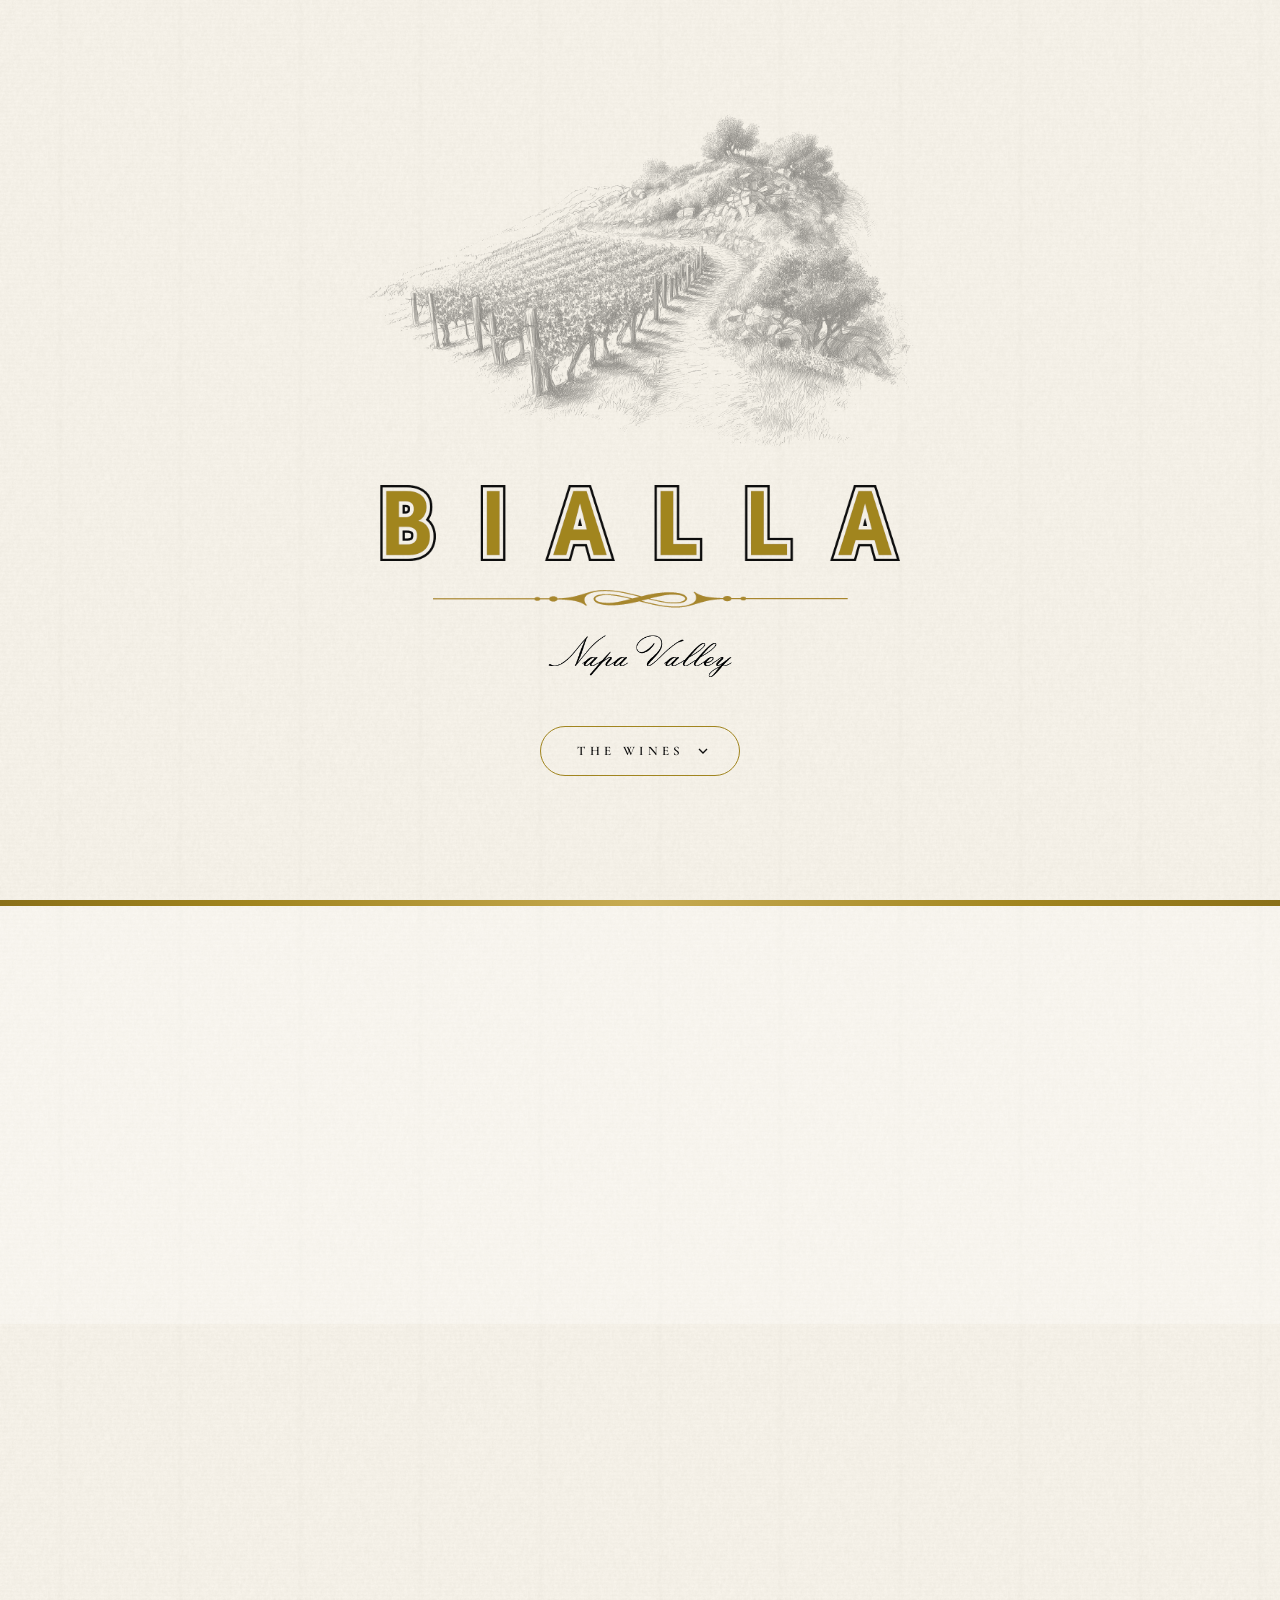
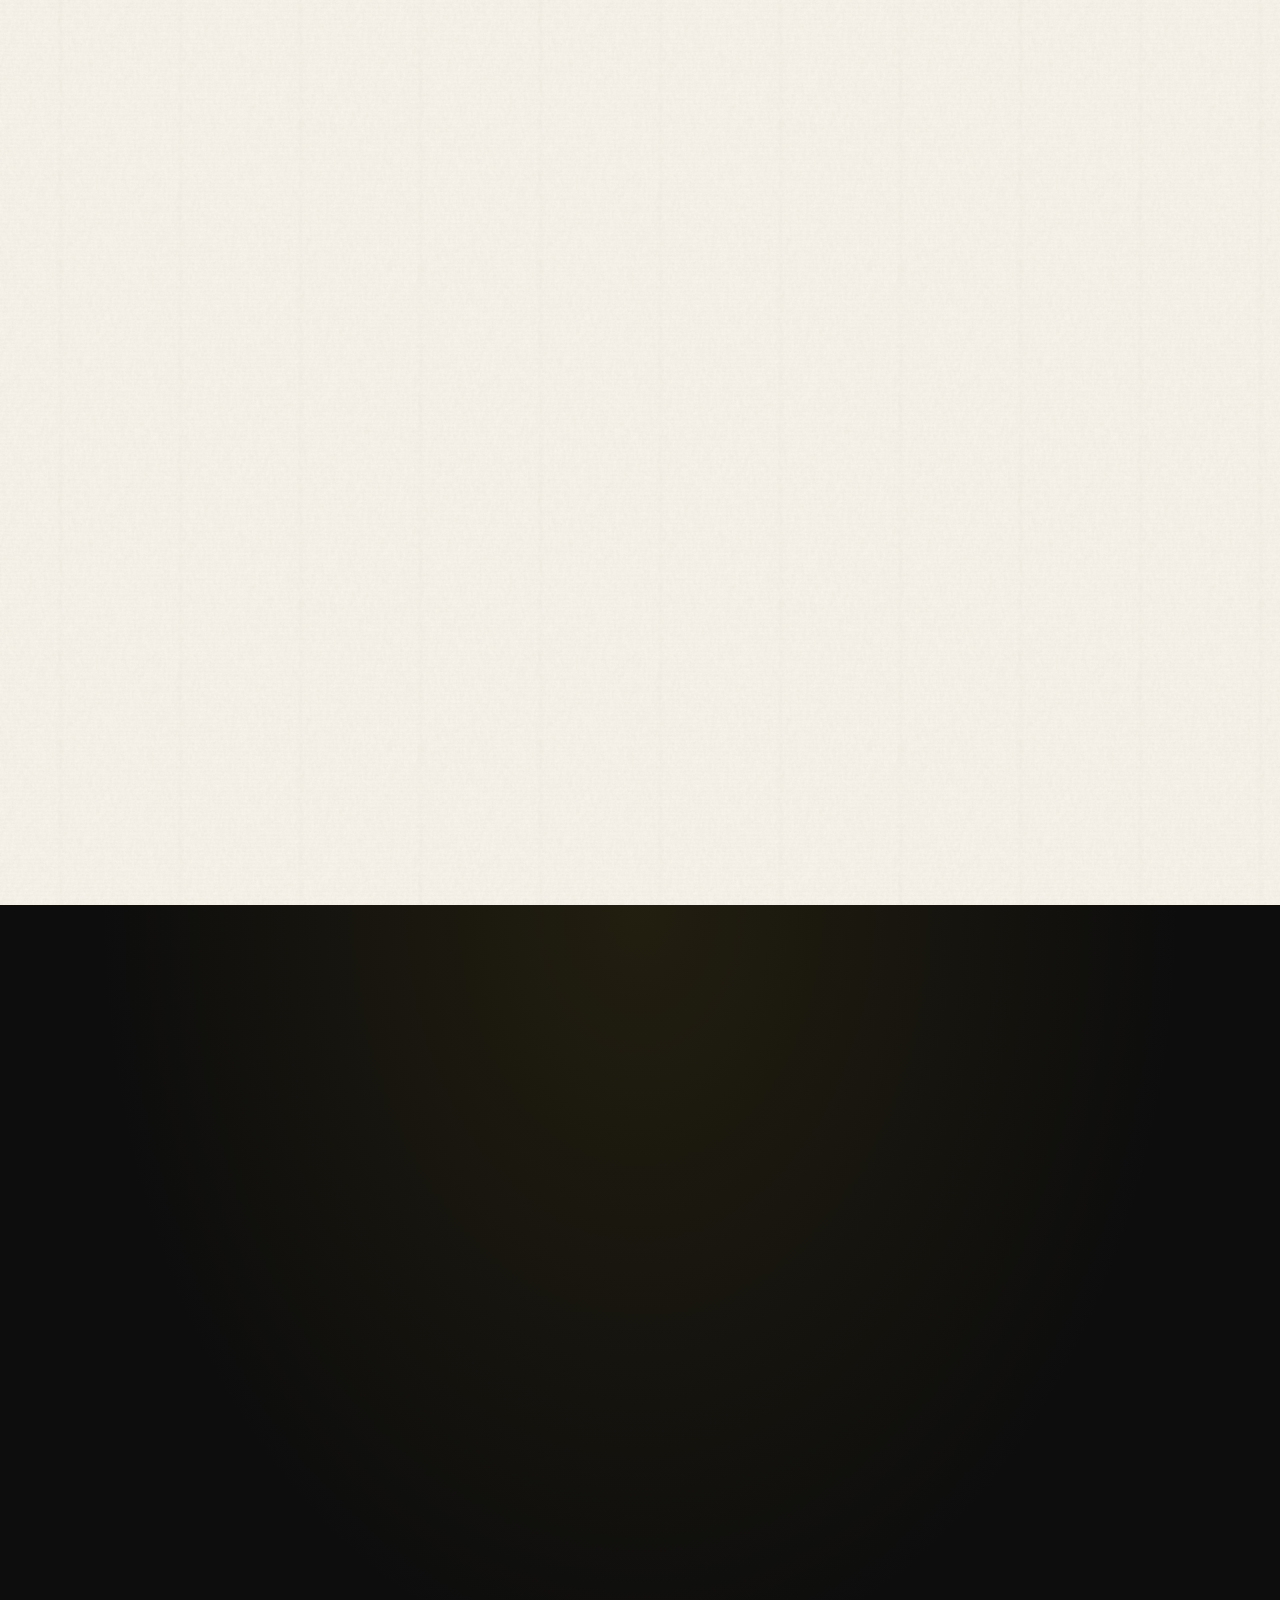
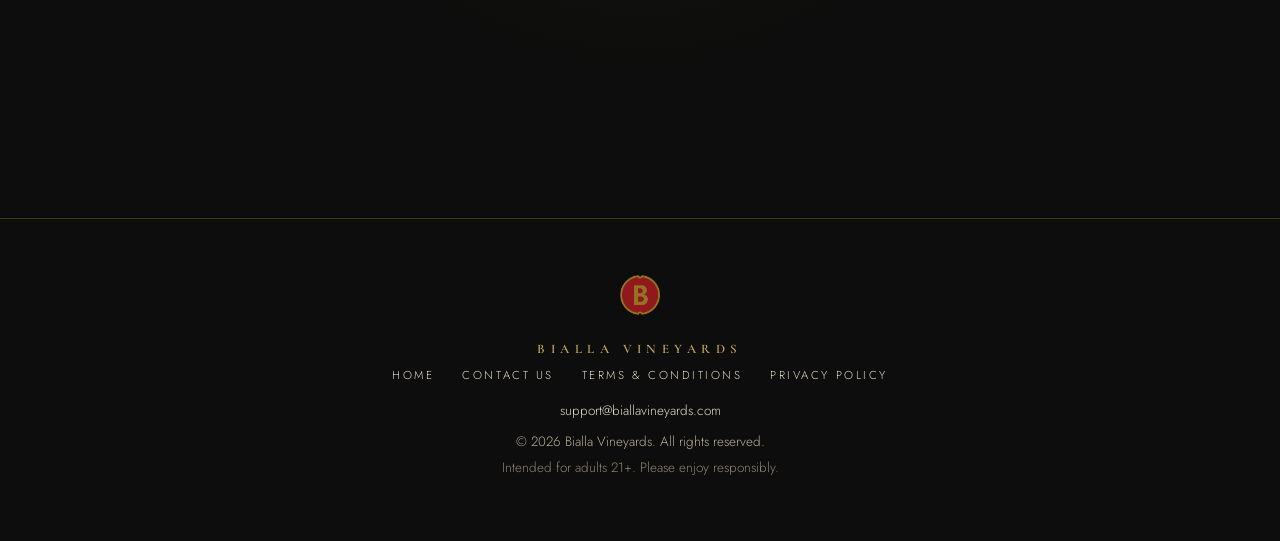
<file: index.html>
<!DOCTYPE html>
<html lang="en">
<head>
<meta charset="utf-8">
<meta name="viewport" content="width=device-width, initial-scale=1">
<title>Bialla Vineyards · Napa Valley</title>
<meta name="description" content="Bialla Vineyards, Napa Valley. Cellared and bottled by Bialla Vineyards, Napa CA.">
<link rel="canonical" href="https://biallavineyards.com/">
<meta property="og:type" content="website">
<meta property="og:site_name" content="Bialla Vineyards">
<meta property="og:title" content="Bialla Vineyards">
<meta property="og:description" content="Bialla Vineyards · Napa Valley">
<meta property="og:url" content="https://biallavineyards.com/">
<meta property="og:image" content="https://biallavineyards.com/assets/img/label-napa-valley-cabernet.jpg">
<meta name="theme-color" content="#0D0D0D">
<meta name="referrer" content="strict-origin-when-cross-origin">
<meta http-equiv="Content-Security-Policy" content="default-src 'self'; script-src 'self'; style-src 'self'; img-src 'self'; font-src 'self'; connect-src 'self' https://api.web3forms.com; form-action https://api.web3forms.com; base-uri 'self'; object-src 'none';">
<link rel="icon" type="image/png" sizes="32x32" href="assets/img/favicon-32.png">
<link rel="apple-touch-icon" href="assets/img/favicon-180.png">
<link rel="stylesheet" href="assets/css/fonts.css">
<link rel="stylesheet" href="assets/css/site.css">
</head>
<body>
<a class="skip" href="#main">Skip to content</a>
<main id="main">

  <section class="hero" id="home" aria-label="Bialla Vineyards">
    <h1 class="sr-only">Bialla Vineyards, Napa Valley</h1>
    <img class="hero__sketch" src="assets/img/vineyard-sketch.png" alt="Pencil sketch of a hillside vineyard, from the Bialla label" width="775" height="492">
    <img class="hero__wordmark" src="assets/img/bialla-wordmark.png" alt="Bialla" width="1452" height="212">
    <img class="hero__flourish flourish" src="assets/img/flourish.png" alt="" width="566" height="31">
    <img class="hero__script" src="assets/img/script-napa-valley.png" alt="Napa Valley" width="326" height="83">
    <a class="hero__cta" href="#wines">The Wines <svg viewBox="0 0 12 12" aria-hidden="true"><path d="M2 4l4 4 4-4" fill="none" stroke="currentColor" stroke-width="1.3"/></svg></a>
  </section>

  <div class="rule-gold" role="presentation"></div>

  <section class="intro" id="about" aria-label="About">
    <img class="intro__emblem reveal" src="assets/img/bialla-emblem.png" alt="" width="58" height="58">
    <p class="intro__line reveal">Cellared and bottled by Bialla Vineyards, Napa&nbsp;CA.</p>
    <p class="eyebrow intro__sub reveal">Napa Valley</p>
  </section>

  <section class="wines" id="wines" aria-labelledby="wines-title">
    <header class="wines__head reveal">
      <p class="eyebrow">Vintage 2024</p>
      <h2 class="title" id="wines-title">The Wines</h2>
      <img class="flourish" src="assets/img/flourish.png" alt="" width="566" height="31">
    </header>
    <div class="wine-grid">
    <article class="wine reveal">
      <div class="wine__stage">
        <picture>
          <source srcset="assets/img/bottle-napa-valley-cabernet.webp" type="image/webp">
          <img src="assets/img/bottle-napa-valley-cabernet.png" alt="Bottle of Bialla 2024 Cabernet Sauvignon, Napa Valley" width="466" height="1300">
        </picture>
      </div>
      <p class="wine__vintage">2024</p>
      <h3 class="wine__name">Cabernet Sauvignon</h3>
      <p class="wine__ava">Napa Valley</p>
      <div class="wine__divider"></div>
    </article>
    <article class="wine reveal">
      <div class="wine__stage">
        <picture>
          <source srcset="assets/img/bottle-howell-mountain-cabernet.webp" type="image/webp">
          <img src="assets/img/bottle-howell-mountain-cabernet.png" alt="Bottle of Bialla 2024 Cabernet Sauvignon, Howell Mountain, Napa Valley" width="466" height="1300">
        </picture>
      </div>
      <p class="wine__vintage">2024</p>
      <h3 class="wine__name">Cabernet Sauvignon</h3>
      <p class="wine__ava">Howell Mountain, Napa Valley</p>
      <div class="wine__divider"></div>
    </article>
    <article class="wine reveal">
      <div class="wine__stage">
        <picture>
          <source srcset="assets/img/bottle-proprietary-red.webp" type="image/webp">
          <img src="assets/img/bottle-proprietary-red.png" alt="Bottle of Bialla 2024 Proprietary Red, Napa Valley" width="466" height="1300">
        </picture>
      </div>
      <p class="wine__vintage">2024</p>
      <h3 class="wine__name">Proprietary Red</h3>
      <p class="wine__ava">Napa Valley</p>
      <div class="wine__divider"></div>
    </article>
    </div>
  </section>

  <section class="contact" id="contact" aria-labelledby="contact-title">
    <div class="reveal">
      <p class="eyebrow">Inquiries</p>
      <h2 class="title" id="contact-title">Questions?</h2>
      <p class="contact__lede">Send us a message.</p>
      <ul class="contact__direct">
        <li><span class="label">Email</span><a href="mailto:support@biallavineyards.com">support@biallavineyards.com</a></li>
      </ul>
    </div>
    <form class="form reveal" id="contact-form" action="https://api.web3forms.com/submit" method="POST" novalidate>
      <input type="hidden" name="access_key" value="77472aa3-9f71-471a-81b6-66714dd9182c">
      <input type="hidden" name="subject" value="New inquiry from biallavineyards.com">
      <input type="hidden" name="from_name" value="Bialla Vineyards Website">
      <div class="form__fields">
        <div class="form__row">
          <div class="field">
            <label for="f-name">Name</label>
            <input id="f-name" name="name" type="text" autocomplete="name" required placeholder="Your name">
            <div class="field__error">Please enter your name.</div>
          </div>
          <div class="field">
            <label for="f-email">Email</label>
            <input id="f-email" name="email" type="email" autocomplete="email" required placeholder="you@example.com">
            <div class="field__error">Please enter a valid email address.</div>
          </div>
        </div>
        <div class="field">
          <label for="f-message">Message</label>
          <textarea id="f-message" name="message" rows="5" required placeholder="How can we help?"></textarea>
          <div class="field__error">Please enter a message.</div>
        </div>
        <div class="sr-only" aria-hidden="true"><label>Leave this field blank<input name="botcheck" type="checkbox" tabindex="-1" autocomplete="off" style="display:none"></label></div>
        <div class="form__actions"><button class="btn" type="submit">Send Message </button></div>
        <p class="form__error" role="alert">Sorry, your message could not be sent just now. Please email <a href="mailto:support@biallavineyards.com">support@biallavineyards.com</a>.</p>
      </div>
      <div class="form__success" role="status" aria-live="polite">
        <h3>Thank you</h3>
        <p>Someone will be in touch with you shortly.</p>
      </div>
    </form>
  </section>
</main>
<footer class="footer">
  <img class="footer__emblem" src="assets/img/bialla-emblem.png" alt="" width="40" height="40">
  <p class="footer__brand">Bialla Vineyards</p>
  <ul class="footer__links">
    <li><a href="index.html">Home</a></li>
    <li><a href="index.html#contact">Contact Us</a></li>
    <li><a href="terms.html">Terms &amp; Conditions</a></li>
    <li><a href="privacy.html">Privacy Policy</a></li>
  </ul>
  <p class="footer__contact"><a href="mailto:support@biallavineyards.com">support@biallavineyards.com</a></p>
  <p>&copy; 2026 Bialla Vineyards. All rights reserved.</p>
  <p class="footer__age">Intended for adults 21+. Please enjoy responsibly.</p>
</footer>
<script src="assets/js/site.js"></script>
</body>
</html>
</file>
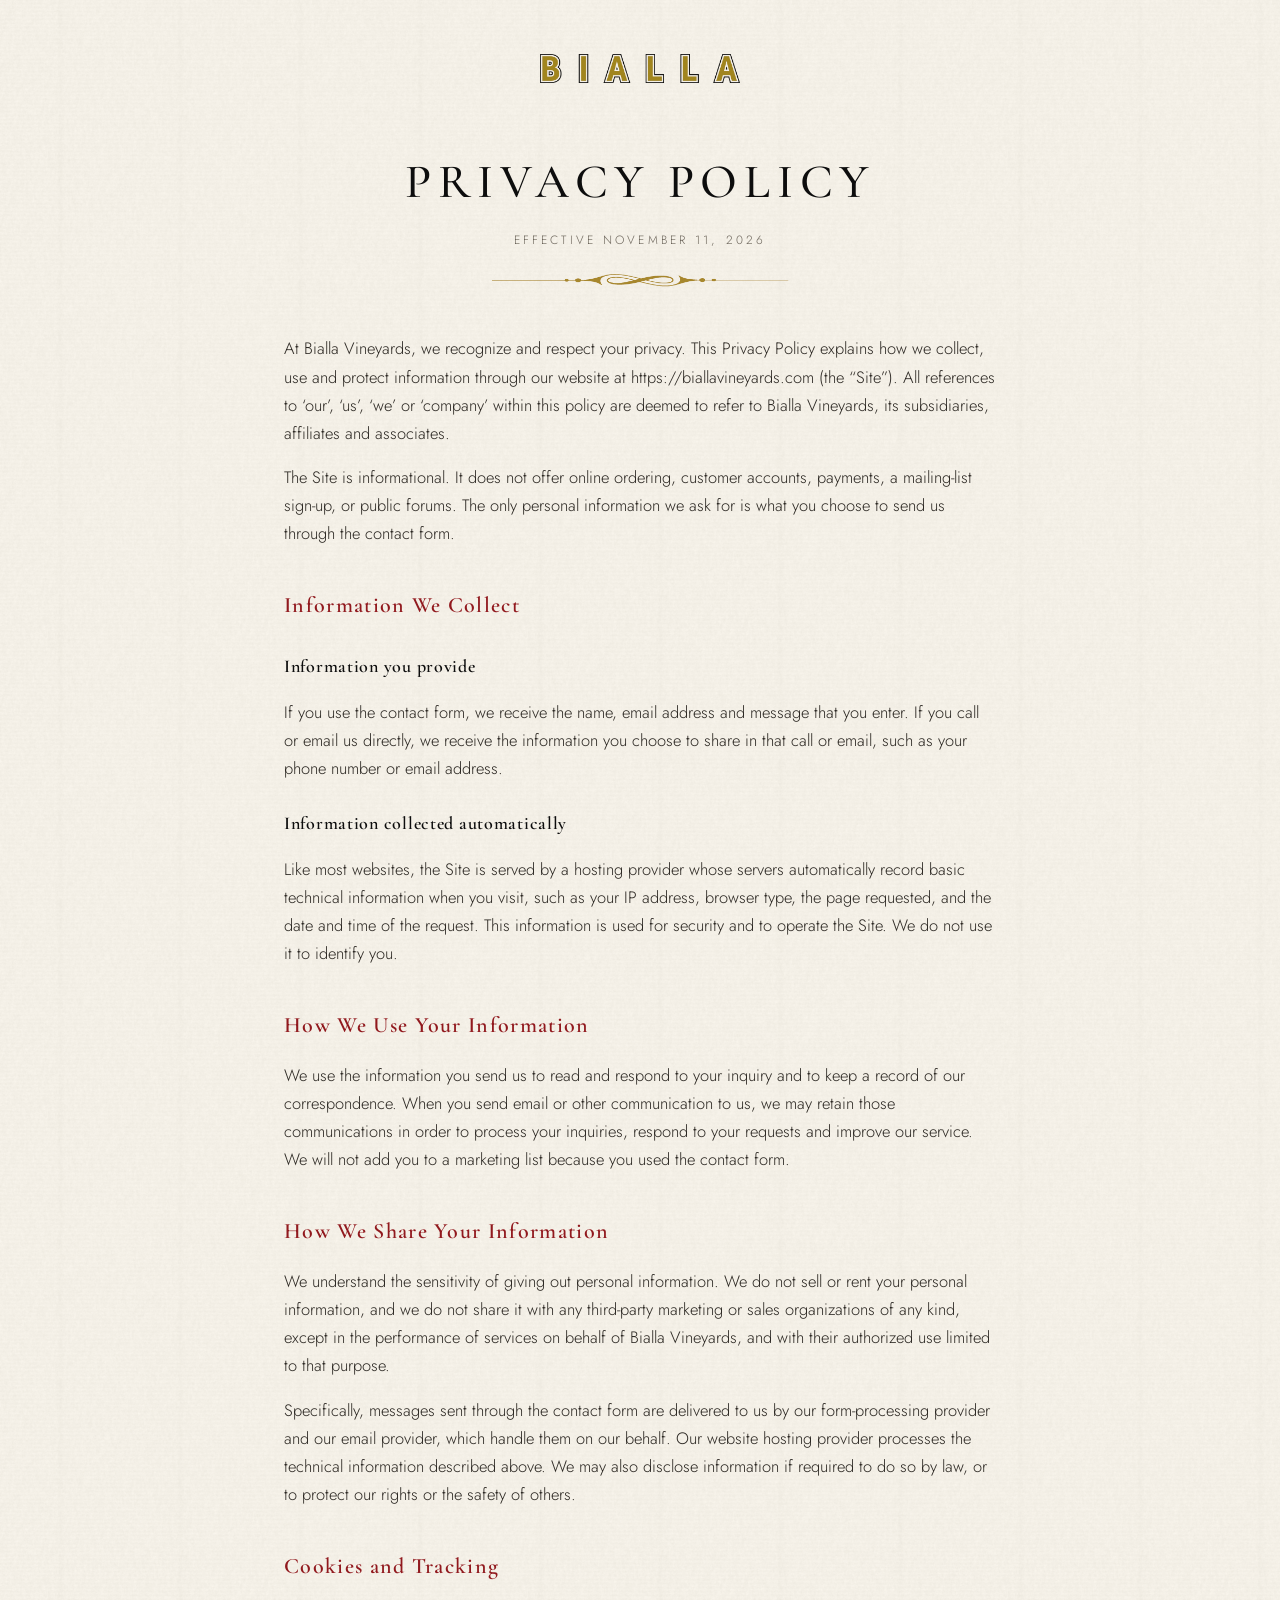
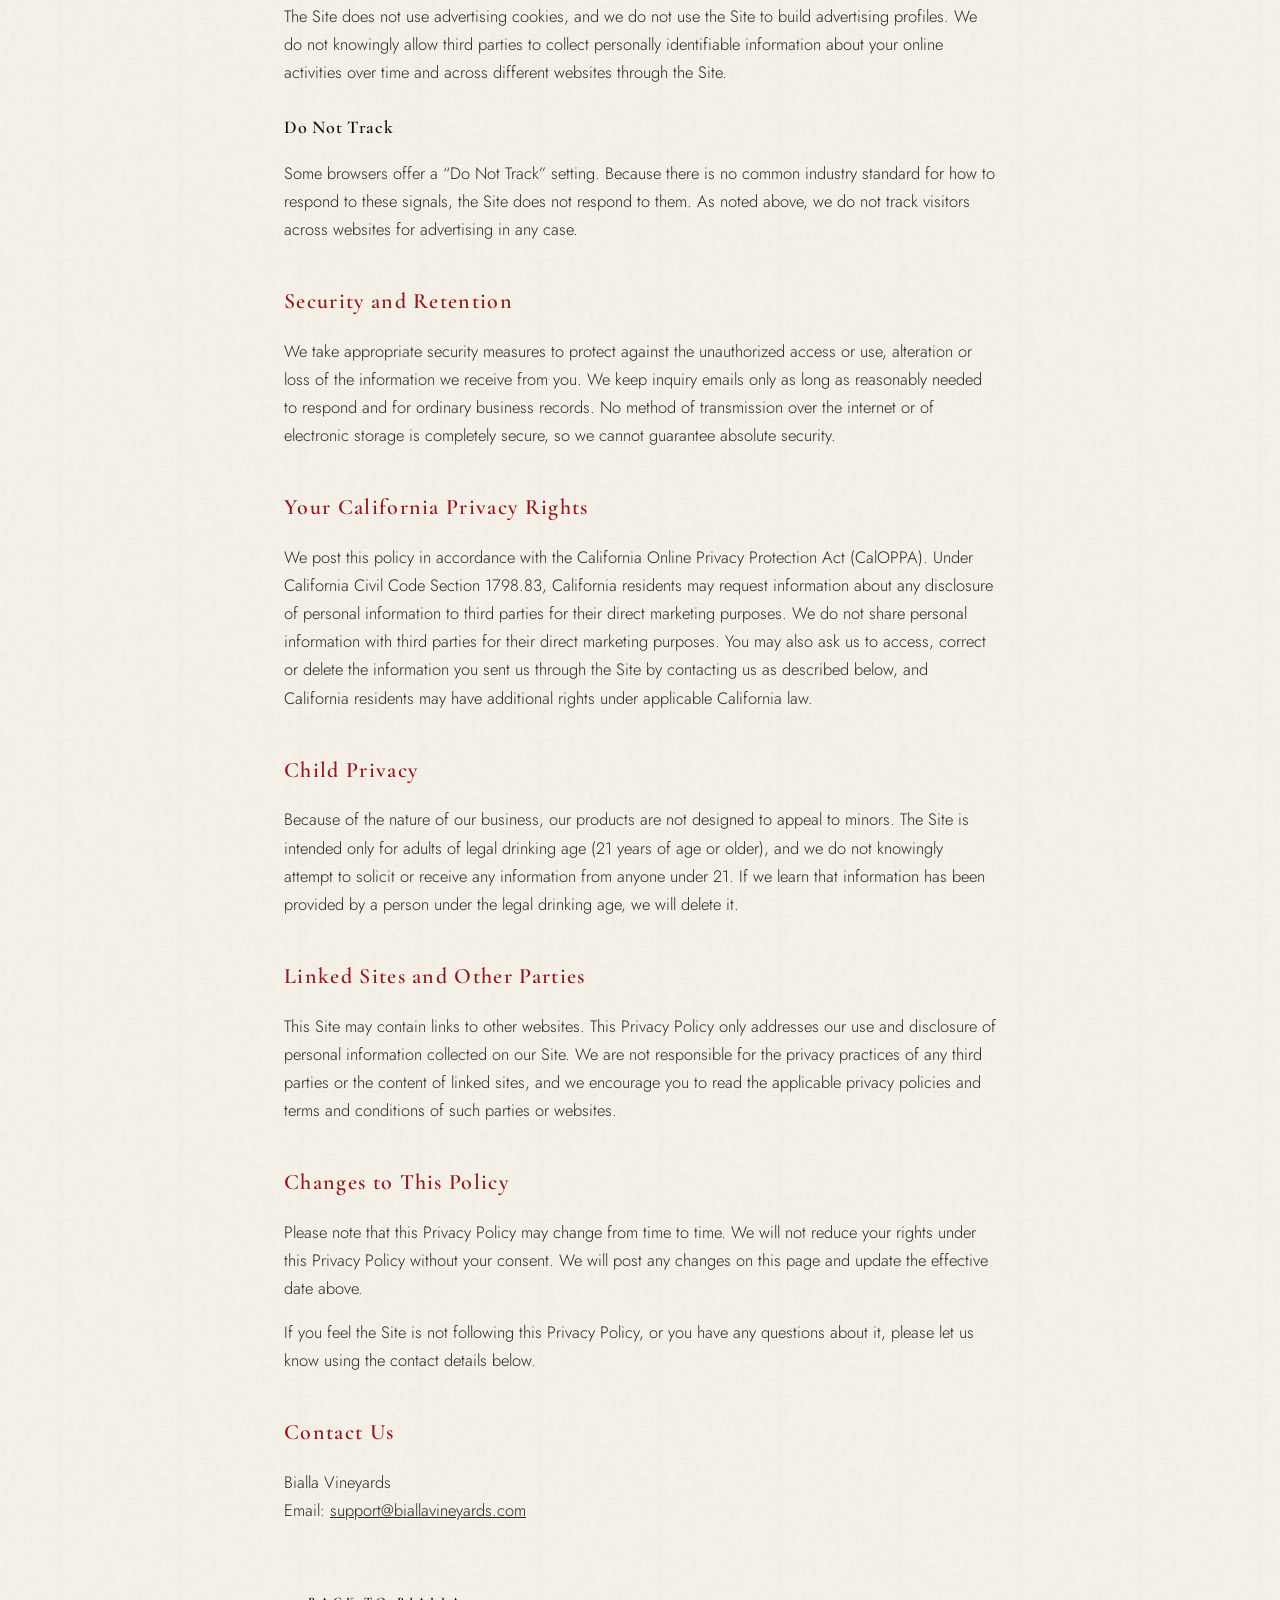
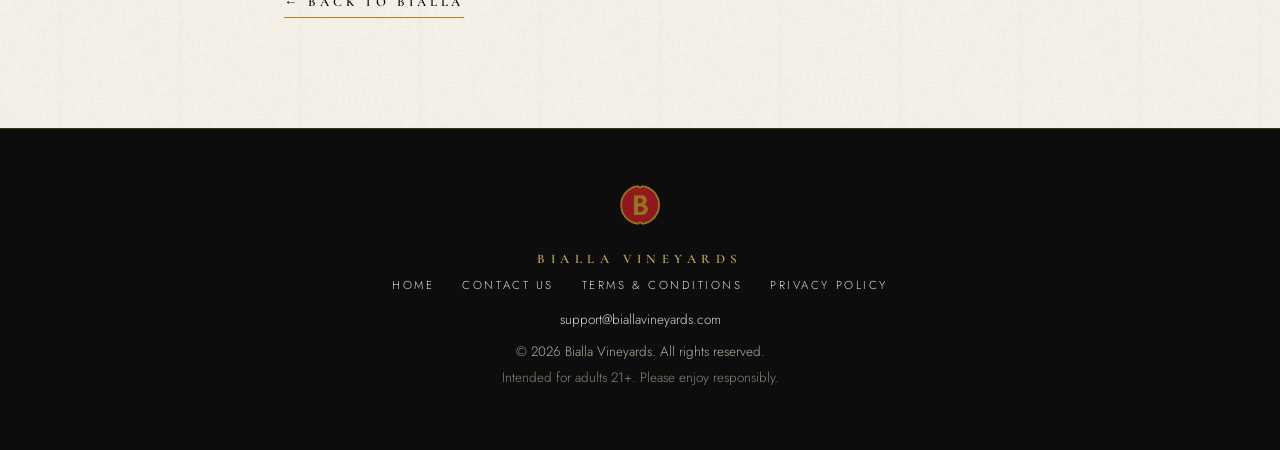
<file: privacy.html>
<!DOCTYPE html>
<html lang="en">
<head>
<meta charset="utf-8">
<meta name="viewport" content="width=device-width, initial-scale=1">
<title>Privacy Policy · Bialla Vineyards</title>
<meta name="description" content="Privacy Policy for the Bialla Vineyards website.">
<link rel="canonical" href="https://biallavineyards.com/privacy.html">
<meta property="og:type" content="website">
<meta property="og:site_name" content="Bialla Vineyards">
<meta property="og:title" content="Bialla Vineyards">
<meta property="og:description" content="Bialla Vineyards · Napa Valley">
<meta property="og:url" content="https://biallavineyards.com/privacy.html">
<meta property="og:image" content="https://biallavineyards.com/assets/img/label-napa-valley-cabernet.jpg">
<meta name="theme-color" content="#0D0D0D">
<meta name="referrer" content="strict-origin-when-cross-origin">
<meta http-equiv="Content-Security-Policy" content="default-src 'self'; script-src 'self'; style-src 'self'; img-src 'self'; font-src 'self'; connect-src 'self' https://api.web3forms.com; form-action https://api.web3forms.com; base-uri 'self'; object-src 'none';">
<link rel="icon" type="image/png" sizes="32x32" href="assets/img/favicon-32.png">
<link rel="apple-touch-icon" href="assets/img/favicon-180.png">
<link rel="stylesheet" href="assets/css/fonts.css">
<link rel="stylesheet" href="assets/css/site.css">
</head>
<body>
<div class="legal-top"><a href="index.html" aria-label="Bialla Vineyards home"><img src="assets/img/bialla-wordmark.png" alt="Bialla" width="1452" height="212"></a></div>
<main class="legal" id="main">
  <h1>Privacy Policy</h1>
  <p class="effective">Effective November 11, 2026</p>
  <img class="flourish" src="assets/img/flourish.png" alt="" width="566" height="31">
  <p>At Bialla Vineyards, we recognize and respect your privacy. This Privacy Policy explains how we collect, use and protect information through our website at https://biallavineyards.com (the &ldquo;Site&rdquo;). All references to &lsquo;our&rsquo;, &lsquo;us&rsquo;, &lsquo;we&rsquo; or &lsquo;company&rsquo; within this policy are deemed to refer to Bialla Vineyards, its subsidiaries, affiliates and associates.</p>
  <p>The Site is informational. It does not offer online ordering, customer accounts, payments, a mailing-list sign-up, or public forums. The only personal information we ask for is what you choose to send us through the contact form.</p>

  <h2>Information We Collect</h2>
  <h3>Information you provide</h3>
  <p>If you use the contact form, we receive the name, email address and message that you enter. If you call or email us directly, we receive the information you choose to share in that call or email, such as your phone number or email address.</p>
  <h3>Information collected automatically</h3>
  <p>Like most websites, the Site is served by a hosting provider whose servers automatically record basic technical information when you visit, such as your IP address, browser type, the page requested, and the date and time of the request. This information is used for security and to operate the Site. We do not use it to identify you.</p>

  <h2>How We Use Your Information</h2>
  <p>We use the information you send us to read and respond to your inquiry and to keep a record of our correspondence. When you send email or other communication to us, we may retain those communications in order to process your inquiries, respond to your requests and improve our service. We will not add you to a marketing list because you used the contact form.</p>

  <h2>How We Share Your Information</h2>
  <p>We understand the sensitivity of giving out personal information. We do not sell or rent your personal information, and we do not share it with any third-party marketing or sales organizations of any kind, except in the performance of services on behalf of Bialla Vineyards, and with their authorized use limited to that purpose.</p>
  <p>Specifically, messages sent through the contact form are delivered to us by our form-processing provider and our email provider, which handle them on our behalf. Our website hosting provider processes the technical information described above. We may also disclose information if required to do so by law, or to protect our rights or the safety of others.</p>

  <h2>Cookies and Tracking</h2>
  <p>The Site does not use advertising cookies, and we do not use the Site to build advertising profiles. We do not knowingly allow third parties to collect personally identifiable information about your online activities over time and across different websites through the Site.</p>
  <h3>Do Not Track</h3>
  <p>Some browsers offer a &ldquo;Do Not Track&rdquo; setting. Because there is no common industry standard for how to respond to these signals, the Site does not respond to them. As noted above, we do not track visitors across websites for advertising in any case.</p>

  <h2>Security and Retention</h2>
  <p>We take appropriate security measures to protect against the unauthorized access or use, alteration or loss of the information we receive from you. We keep inquiry emails only as long as reasonably needed to respond and for ordinary business records. No method of transmission over the internet or of electronic storage is completely secure, so we cannot guarantee absolute security.</p>

  <h2>Your California Privacy Rights</h2>
  <p>We post this policy in accordance with the California Online Privacy Protection Act (CalOPPA). Under California Civil Code Section 1798.83, California residents may request information about any disclosure of personal information to third parties for their direct marketing purposes. We do not share personal information with third parties for their direct marketing purposes. You may also ask us to access, correct or delete the information you sent us through the Site by contacting us as described below, and California residents may have additional rights under applicable California law.</p>

  <h2>Child Privacy</h2>
  <p>Because of the nature of our business, our products are not designed to appeal to minors. The Site is intended only for adults of legal drinking age (21 years of age or older), and we do not knowingly attempt to solicit or receive any information from anyone under 21. If we learn that information has been provided by a person under the legal drinking age, we will delete it.</p>

  <h2>Linked Sites and Other Parties</h2>
  <p>This Site may contain links to other websites. This Privacy Policy only addresses our use and disclosure of personal information collected on our Site. We are not responsible for the privacy practices of any third parties or the content of linked sites, and we encourage you to read the applicable privacy policies and terms and conditions of such parties or websites.</p>

  <h2>Changes to This Policy</h2>
  <p>Please note that this Privacy Policy may change from time to time. We will not reduce your rights under this Privacy Policy without your consent. We will post any changes on this page and update the effective date above.</p>

  <p>If you feel the Site is not following this Privacy Policy, or you have any questions about it, please let us know using the contact details below.</p>

  <h2>Contact Us</h2>
  <address>
    <p>Bialla Vineyards<br>
    Email: <a href="mailto:support@biallavineyards.com">support@biallavineyards.com</a></p>
  </address>


  <a class="back-link" href="index.html">&larr; Back to Bialla</a>
</main>
<footer class="footer">
  <img class="footer__emblem" src="assets/img/bialla-emblem.png" alt="" width="40" height="40">
  <p class="footer__brand">Bialla Vineyards</p>
  <ul class="footer__links">
    <li><a href="index.html">Home</a></li>
    <li><a href="index.html#contact">Contact Us</a></li>
    <li><a href="terms.html">Terms &amp; Conditions</a></li>
    <li><a href="privacy.html">Privacy Policy</a></li>
  </ul>
  <p class="footer__contact"><a href="mailto:support@biallavineyards.com">support@biallavineyards.com</a></p>
  <p>&copy; 2026 Bialla Vineyards. All rights reserved.</p>
  <p class="footer__age">Intended for adults 21+. Please enjoy responsibly.</p>
</footer>
</body>
</html>
</file>
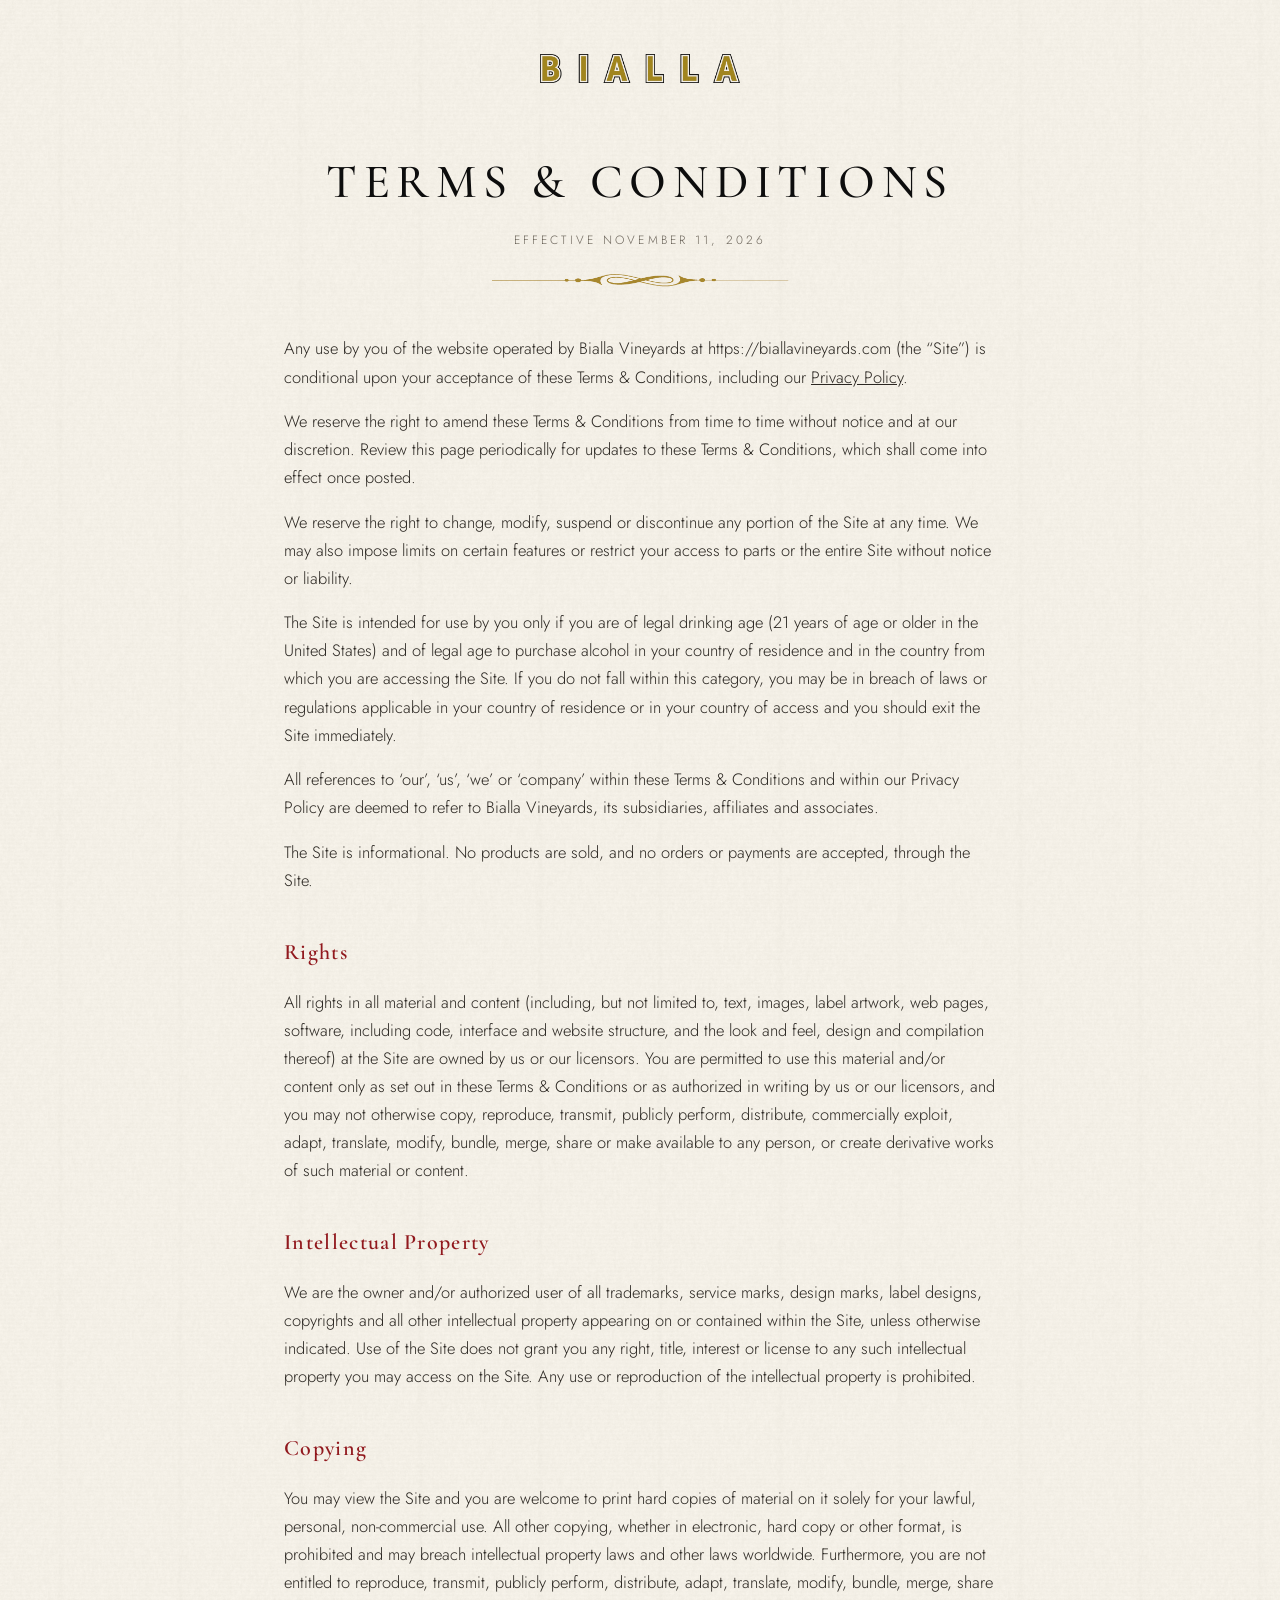
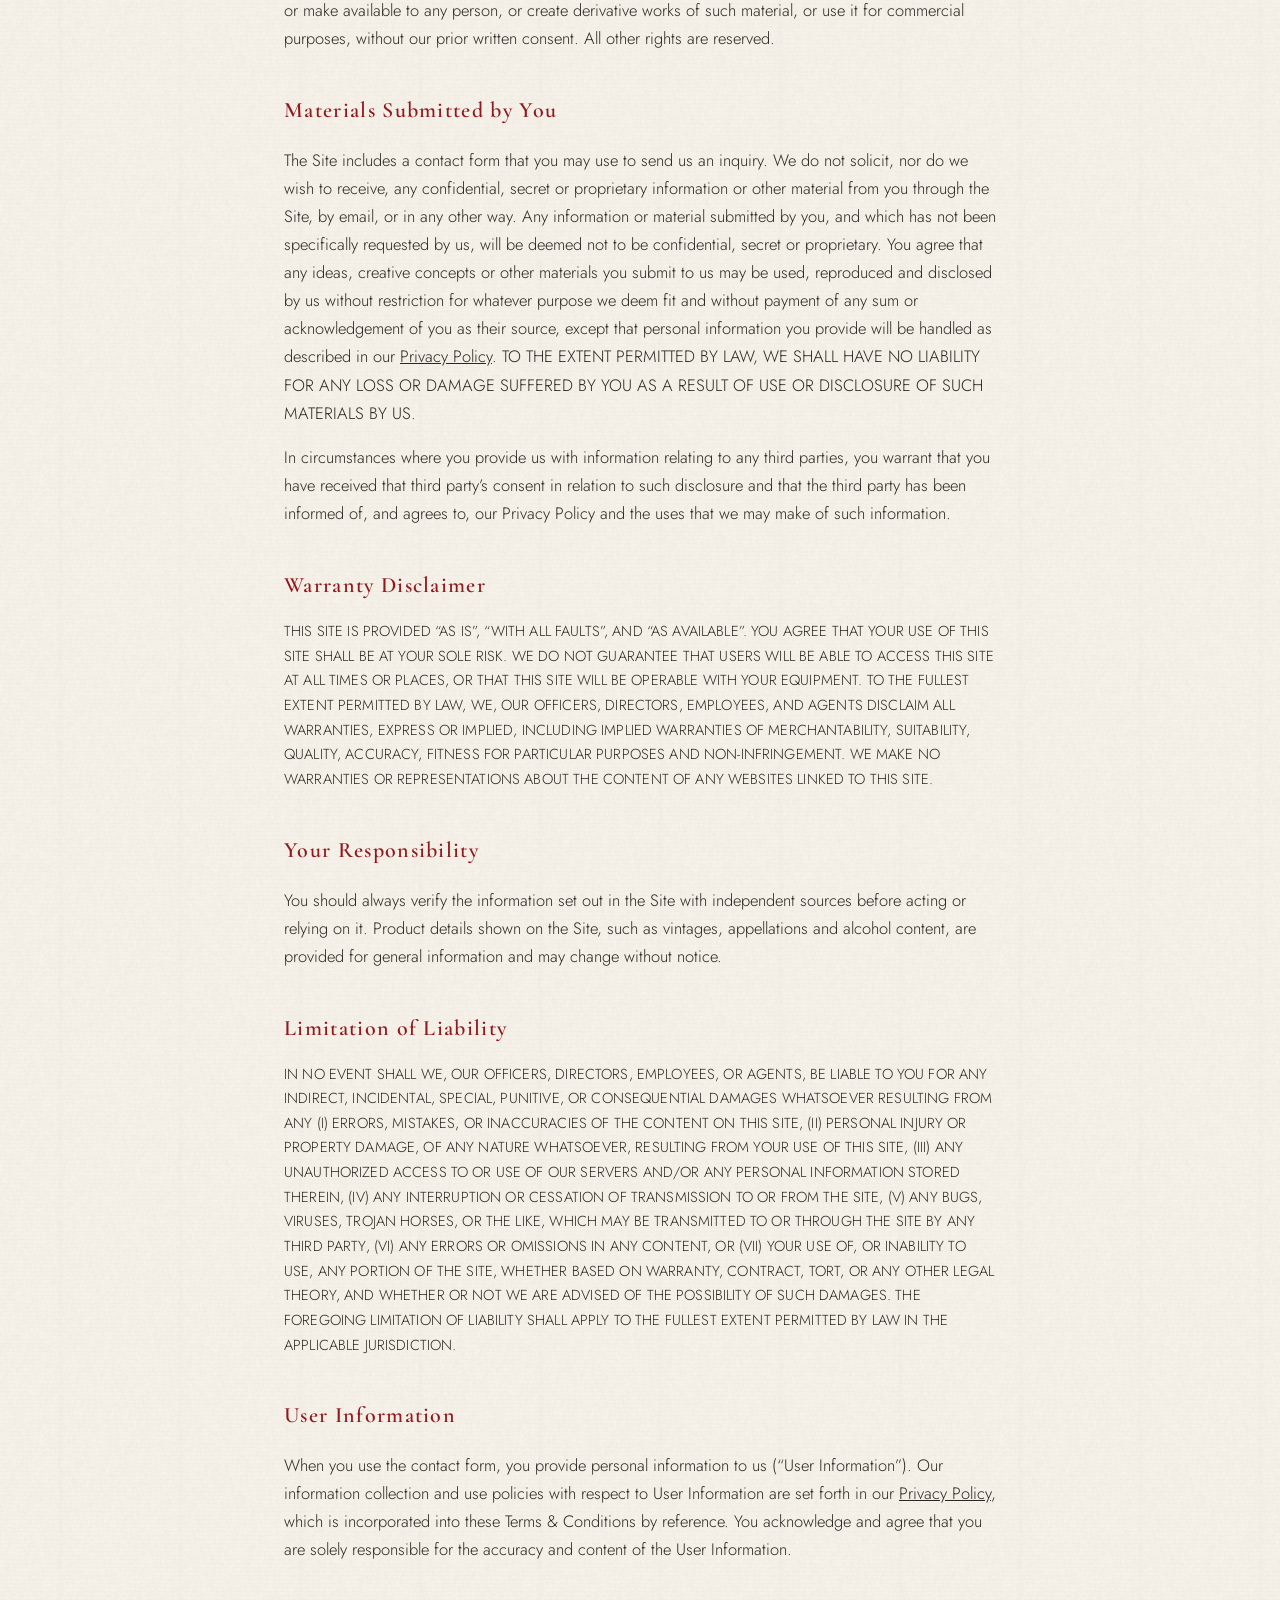
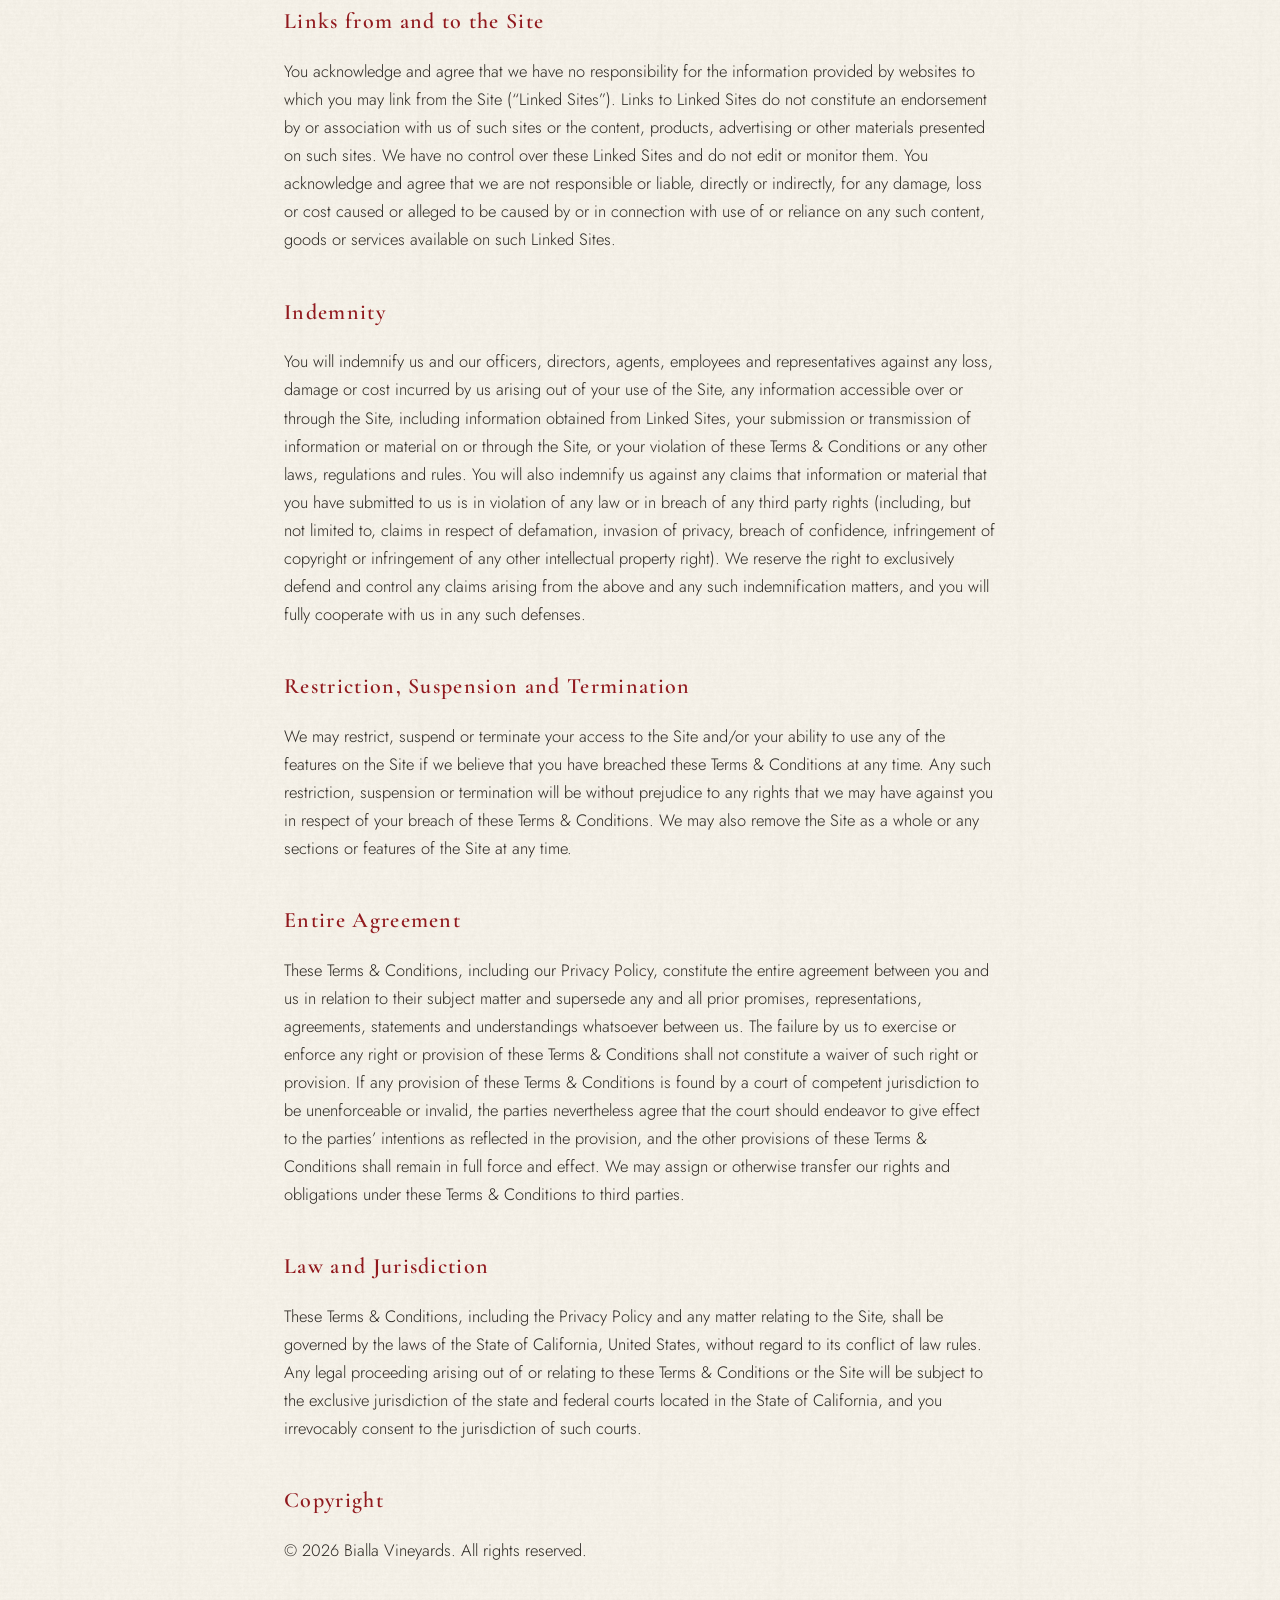
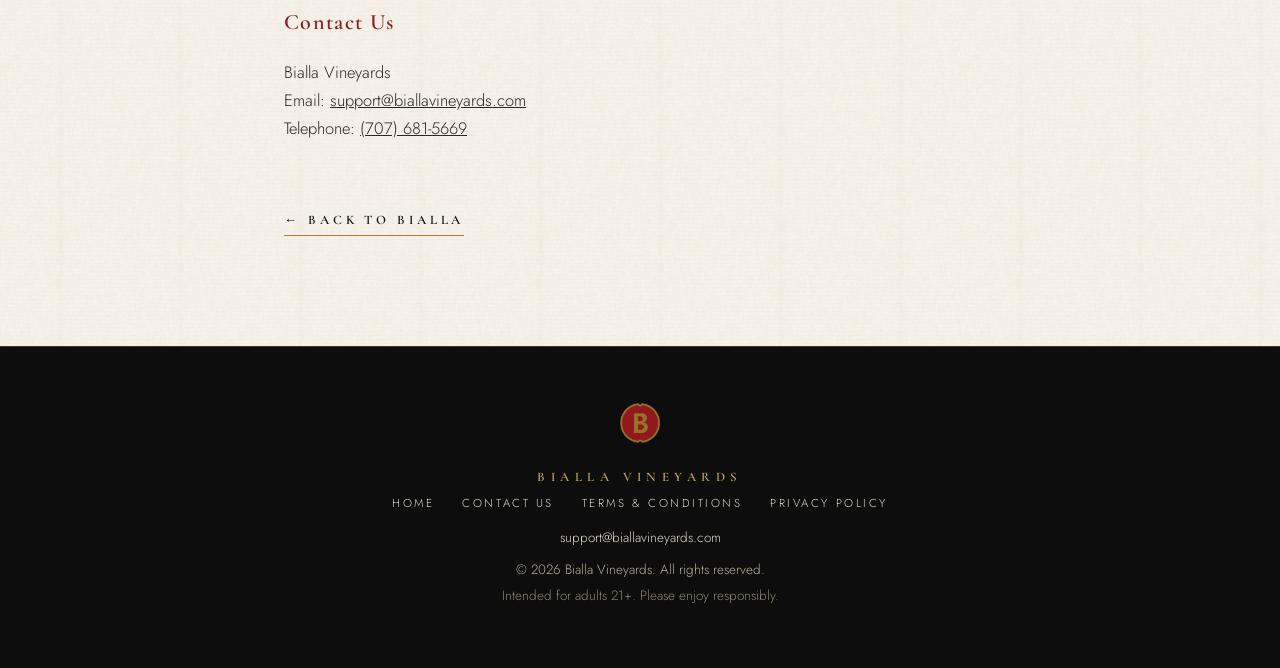
<file: terms.html>
<!DOCTYPE html>
<html lang="en">
<head>
<meta charset="utf-8">
<meta name="viewport" content="width=device-width, initial-scale=1">
<title>Terms & Conditions · Bialla Vineyards</title>
<meta name="description" content="Terms & Conditions for use of the Bialla Vineyards website.">
<link rel="canonical" href="https://biallavineyards.com/terms.html">
<meta property="og:type" content="website">
<meta property="og:site_name" content="Bialla Vineyards">
<meta property="og:title" content="Bialla Vineyards">
<meta property="og:description" content="Bialla Vineyards · Napa Valley">
<meta property="og:url" content="https://biallavineyards.com/terms.html">
<meta property="og:image" content="https://biallavineyards.com/assets/img/label-napa-valley-cabernet.jpg">
<meta name="theme-color" content="#0D0D0D">
<meta name="referrer" content="strict-origin-when-cross-origin">
<meta http-equiv="Content-Security-Policy" content="default-src 'self'; script-src 'self'; style-src 'self'; img-src 'self'; font-src 'self'; connect-src 'self' https://api.web3forms.com; form-action https://api.web3forms.com; base-uri 'self'; object-src 'none';">
<link rel="icon" type="image/png" sizes="32x32" href="assets/img/favicon-32.png">
<link rel="apple-touch-icon" href="assets/img/favicon-180.png">
<link rel="stylesheet" href="assets/css/fonts.css">
<link rel="stylesheet" href="assets/css/site.css">
</head>
<body>
<div class="legal-top"><a href="index.html" aria-label="Bialla Vineyards home"><img src="assets/img/bialla-wordmark.png" alt="Bialla" width="1452" height="212"></a></div>
<main class="legal" id="main">
  <h1>Terms &amp; Conditions</h1>
  <p class="effective">Effective November 11, 2026</p>
  <img class="flourish" src="assets/img/flourish.png" alt="" width="566" height="31">
  <p>Any use by you of the website operated by Bialla Vineyards at https://biallavineyards.com (the &ldquo;Site&rdquo;) is conditional upon your acceptance of these Terms &amp; Conditions, including our <a href="privacy.html">Privacy Policy</a>.</p>
  <p>We reserve the right to amend these Terms &amp; Conditions from time to time without notice and at our discretion. Review this page periodically for updates to these Terms &amp; Conditions, which shall come into effect once posted.</p>
  <p>We reserve the right to change, modify, suspend or discontinue any portion of the Site at any time. We may also impose limits on certain features or restrict your access to parts or the entire Site without notice or liability.</p>
  <p>The Site is intended for use by you only if you are of legal drinking age (21 years of age or older in the United States) and of legal age to purchase alcohol in your country of residence and in the country from which you are accessing the Site. If you do not fall within this category, you may be in breach of laws or regulations applicable in your country of residence or in your country of access and you should exit the Site immediately.</p>
  <p>All references to &lsquo;our&rsquo;, &lsquo;us&rsquo;, &lsquo;we&rsquo; or &lsquo;company&rsquo; within these Terms &amp; Conditions and within our Privacy Policy are deemed to refer to Bialla Vineyards, its subsidiaries, affiliates and associates.</p>
  <p>The Site is informational. No products are sold, and no orders or payments are accepted, through the Site.</p>

  <h2>Rights</h2>
  <p>All rights in all material and content (including, but not limited to, text, images, label artwork, web pages, software, including code, interface and website structure, and the look and feel, design and compilation thereof) at the Site are owned by us or our licensors. You are permitted to use this material and/or content only as set out in these Terms &amp; Conditions or as authorized in writing by us or our licensors, and you may not otherwise copy, reproduce, transmit, publicly perform, distribute, commercially exploit, adapt, translate, modify, bundle, merge, share or make available to any person, or create derivative works of such material or content.</p>

  <h2>Intellectual Property</h2>
  <p>We are the owner and/or authorized user of all trademarks, service marks, design marks, label designs, copyrights and all other intellectual property appearing on or contained within the Site, unless otherwise indicated. Use of the Site does not grant you any right, title, interest or license to any such intellectual property you may access on the Site. Any use or reproduction of the intellectual property is prohibited.</p>

  <h2>Copying</h2>
  <p>You may view the Site and you are welcome to print hard copies of material on it solely for your lawful, personal, non-commercial use. All other copying, whether in electronic, hard copy or other format, is prohibited and may breach intellectual property laws and other laws worldwide. Furthermore, you are not entitled to reproduce, transmit, publicly perform, distribute, adapt, translate, modify, bundle, merge, share or make available to any person, or create derivative works of such material, or use it for commercial purposes, without our prior written consent. All other rights are reserved.</p>

  <h2>Materials Submitted by You</h2>
  <p>The Site includes a contact form that you may use to send us an inquiry. We do not solicit, nor do we wish to receive, any confidential, secret or proprietary information or other material from you through the Site, by email, or in any other way. Any information or material submitted by you, and which has not been specifically requested by us, will be deemed not to be confidential, secret or proprietary. You agree that any ideas, creative concepts or other materials you submit to us may be used, reproduced and disclosed by us without restriction for whatever purpose we deem fit and without payment of any sum or acknowledgement of you as their source, except that personal information you provide will be handled as described in our <a href="privacy.html">Privacy Policy</a>. TO THE EXTENT PERMITTED BY LAW, WE SHALL HAVE NO LIABILITY FOR ANY LOSS OR DAMAGE SUFFERED BY YOU AS A RESULT OF USE OR DISCLOSURE OF SUCH MATERIALS BY US.</p>
  <p>In circumstances where you provide us with information relating to any third parties, you warrant that you have received that third party&rsquo;s consent in relation to such disclosure and that the third party has been informed of, and agrees to, our Privacy Policy and the uses that we may make of such information.</p>

  <h2>Warranty Disclaimer</h2>
  <p class="caps">THIS SITE IS PROVIDED &ldquo;AS IS&rdquo;, &ldquo;WITH ALL FAULTS&rdquo;, AND &ldquo;AS AVAILABLE&rdquo;. YOU AGREE THAT YOUR USE OF THIS SITE SHALL BE AT YOUR SOLE RISK. WE DO NOT GUARANTEE THAT USERS WILL BE ABLE TO ACCESS THIS SITE AT ALL TIMES OR PLACES, OR THAT THIS SITE WILL BE OPERABLE WITH YOUR EQUIPMENT. TO THE FULLEST EXTENT PERMITTED BY LAW, WE, OUR OFFICERS, DIRECTORS, EMPLOYEES, AND AGENTS DISCLAIM ALL WARRANTIES, EXPRESS OR IMPLIED, INCLUDING IMPLIED WARRANTIES OF MERCHANTABILITY, SUITABILITY, QUALITY, ACCURACY, FITNESS FOR PARTICULAR PURPOSES AND NON-INFRINGEMENT. WE MAKE NO WARRANTIES OR REPRESENTATIONS ABOUT THE CONTENT OF ANY WEBSITES LINKED TO THIS SITE.</p>

  <h2>Your Responsibility</h2>
  <p>You should always verify the information set out in the Site with independent sources before acting or relying on it. Product details shown on the Site, such as vintages, appellations and alcohol content, are provided for general information and may change without notice.</p>

  <h2>Limitation of Liability</h2>
  <p class="caps">IN NO EVENT SHALL WE, OUR OFFICERS, DIRECTORS, EMPLOYEES, OR AGENTS, BE LIABLE TO YOU FOR ANY INDIRECT, INCIDENTAL, SPECIAL, PUNITIVE, OR CONSEQUENTIAL DAMAGES WHATSOEVER RESULTING FROM ANY (I) ERRORS, MISTAKES, OR INACCURACIES OF THE CONTENT ON THIS SITE, (II) PERSONAL INJURY OR PROPERTY DAMAGE, OF ANY NATURE WHATSOEVER, RESULTING FROM YOUR USE OF THIS SITE, (III) ANY UNAUTHORIZED ACCESS TO OR USE OF OUR SERVERS AND/OR ANY PERSONAL INFORMATION STORED THEREIN, (IV) ANY INTERRUPTION OR CESSATION OF TRANSMISSION TO OR FROM THE SITE, (V) ANY BUGS, VIRUSES, TROJAN HORSES, OR THE LIKE, WHICH MAY BE TRANSMITTED TO OR THROUGH THE SITE BY ANY THIRD PARTY, (VI) ANY ERRORS OR OMISSIONS IN ANY CONTENT, OR (VII) YOUR USE OF, OR INABILITY TO USE, ANY PORTION OF THE SITE, WHETHER BASED ON WARRANTY, CONTRACT, TORT, OR ANY OTHER LEGAL THEORY, AND WHETHER OR NOT WE ARE ADVISED OF THE POSSIBILITY OF SUCH DAMAGES. THE FOREGOING LIMITATION OF LIABILITY SHALL APPLY TO THE FULLEST EXTENT PERMITTED BY LAW IN THE APPLICABLE JURISDICTION.</p>

  <h2>User Information</h2>
  <p>When you use the contact form, you provide personal information to us (&ldquo;User Information&rdquo;). Our information collection and use policies with respect to User Information are set forth in our <a href="privacy.html">Privacy Policy</a>, which is incorporated into these Terms &amp; Conditions by reference. You acknowledge and agree that you are solely responsible for the accuracy and content of the User Information.</p>

  <h2>Links from and to the Site</h2>
  <p>You acknowledge and agree that we have no responsibility for the information provided by websites to which you may link from the Site (&ldquo;Linked Sites&rdquo;). Links to Linked Sites do not constitute an endorsement by or association with us of such sites or the content, products, advertising or other materials presented on such sites. We have no control over these Linked Sites and do not edit or monitor them. You acknowledge and agree that we are not responsible or liable, directly or indirectly, for any damage, loss or cost caused or alleged to be caused by or in connection with use of or reliance on any such content, goods or services available on such Linked Sites.</p>

  <h2>Indemnity</h2>
  <p>You will indemnify us and our officers, directors, agents, employees and representatives against any loss, damage or cost incurred by us arising out of your use of the Site, any information accessible over or through the Site, including information obtained from Linked Sites, your submission or transmission of information or material on or through the Site, or your violation of these Terms &amp; Conditions or any other laws, regulations and rules. You will also indemnify us against any claims that information or material that you have submitted to us is in violation of any law or in breach of any third party rights (including, but not limited to, claims in respect of defamation, invasion of privacy, breach of confidence, infringement of copyright or infringement of any other intellectual property right). We reserve the right to exclusively defend and control any claims arising from the above and any such indemnification matters, and you will fully cooperate with us in any such defenses.</p>

  <h2>Restriction, Suspension and Termination</h2>
  <p>We may restrict, suspend or terminate your access to the Site and/or your ability to use any of the features on the Site if we believe that you have breached these Terms &amp; Conditions at any time. Any such restriction, suspension or termination will be without prejudice to any rights that we may have against you in respect of your breach of these Terms &amp; Conditions. We may also remove the Site as a whole or any sections or features of the Site at any time.</p>

  <h2>Entire Agreement</h2>
  <p>These Terms &amp; Conditions, including our Privacy Policy, constitute the entire agreement between you and us in relation to their subject matter and supersede any and all prior promises, representations, agreements, statements and understandings whatsoever between us. The failure by us to exercise or enforce any right or provision of these Terms &amp; Conditions shall not constitute a waiver of such right or provision. If any provision of these Terms &amp; Conditions is found by a court of competent jurisdiction to be unenforceable or invalid, the parties nevertheless agree that the court should endeavor to give effect to the parties&rsquo; intentions as reflected in the provision, and the other provisions of these Terms &amp; Conditions shall remain in full force and effect. We may assign or otherwise transfer our rights and obligations under these Terms &amp; Conditions to third parties.</p>

  <h2>Law and Jurisdiction</h2>
  <p>These Terms &amp; Conditions, including the Privacy Policy and any matter relating to the Site, shall be governed by the laws of the State of California, United States, without regard to its conflict of law rules. Any legal proceeding arising out of or relating to these Terms &amp; Conditions or the Site will be subject to the exclusive jurisdiction of the state and federal courts located in the State of California, and you irrevocably consent to the jurisdiction of such courts.</p>

  <h2>Copyright</h2>
  <p>&copy; 2026 Bialla Vineyards. All rights reserved.</p>

  <h2>Contact Us</h2>
  <address>
    <p>Bialla Vineyards<br>
    Email: <a href="mailto:support@biallavineyards.com">support@biallavineyards.com</a><br>
    Telephone: <a href="tel:+17076815669">(707) 681-5669</a></p>
  </address>


  <a class="back-link" href="index.html">&larr; Back to Bialla</a>
</main>
<footer class="footer">
  <img class="footer__emblem" src="assets/img/bialla-emblem.png" alt="" width="40" height="40">
  <p class="footer__brand">Bialla Vineyards</p>
  <ul class="footer__links">
    <li><a href="index.html">Home</a></li>
    <li><a href="index.html#contact">Contact Us</a></li>
    <li><a href="terms.html">Terms &amp; Conditions</a></li>
    <li><a href="privacy.html">Privacy Policy</a></li>
  </ul>
  <p class="footer__contact"><a href="mailto:support@biallavineyards.com">support@biallavineyards.com</a></p>
  <p>&copy; 2026 Bialla Vineyards. All rights reserved.</p>
  <p class="footer__age">Intended for adults 21+. Please enjoy responsibly.</p>
</footer>
</body>
</html>
</file>
<file: assets/css/fonts.css>
@font-face {
  font-family: 'Cormorant Garamond';
  font-style: italic;
  font-weight: 400;
  font-display: swap;
  src: url('../fonts/CormorantGaramond-400i.woff2') format('woff2');
  unicode-range: U+0000-00FF, U+0131, U+0152-0153, U+02BB-02BC, U+02C6, U+02DA, U+02DC, U+0304, U+0308, U+0329, U+2000-206F, U+20AC, U+2122, U+2191, U+2193, U+2212, U+2215, U+FEFF, U+FFFD;
}
@font-face {
  font-family: 'Cormorant Garamond';
  font-style: normal;
  font-weight: 400;
  font-display: swap;
  src: url('../fonts/CormorantGaramond-400.woff2') format('woff2');
  unicode-range: U+0000-00FF, U+0131, U+0152-0153, U+02BB-02BC, U+02C6, U+02DA, U+02DC, U+0304, U+0308, U+0329, U+2000-206F, U+20AC, U+2122, U+2191, U+2193, U+2212, U+2215, U+FEFF, U+FFFD;
}
@font-face {
  font-family: 'Cormorant Garamond';
  font-style: normal;
  font-weight: 500;
  font-display: swap;
  src: url('../fonts/CormorantGaramond-500.woff2') format('woff2');
  unicode-range: U+0000-00FF, U+0131, U+0152-0153, U+02BB-02BC, U+02C6, U+02DA, U+02DC, U+0304, U+0308, U+0329, U+2000-206F, U+20AC, U+2122, U+2191, U+2193, U+2212, U+2215, U+FEFF, U+FFFD;
}
@font-face {
  font-family: 'Cormorant Garamond';
  font-style: normal;
  font-weight: 600;
  font-display: swap;
  src: url('../fonts/CormorantGaramond-600.woff2') format('woff2');
  unicode-range: U+0000-00FF, U+0131, U+0152-0153, U+02BB-02BC, U+02C6, U+02DA, U+02DC, U+0304, U+0308, U+0329, U+2000-206F, U+20AC, U+2122, U+2191, U+2193, U+2212, U+2215, U+FEFF, U+FFFD;
}
@font-face {
  font-family: 'Jost';
  font-style: normal;
  font-weight: 300;
  font-display: swap;
  src: url('../fonts/Jost-300.woff2') format('woff2');
  unicode-range: U+0000-00FF, U+0131, U+0152-0153, U+02BB-02BC, U+02C6, U+02DA, U+02DC, U+0304, U+0308, U+0329, U+2000-206F, U+20AC, U+2122, U+2191, U+2193, U+2212, U+2215, U+FEFF, U+FFFD;
}
@font-face {
  font-family: 'Jost';
  font-style: normal;
  font-weight: 400;
  font-display: swap;
  src: url('../fonts/Jost-400.woff2') format('woff2');
  unicode-range: U+0000-00FF, U+0131, U+0152-0153, U+02BB-02BC, U+02C6, U+02DA, U+02DC, U+0304, U+0308, U+0329, U+2000-206F, U+20AC, U+2122, U+2191, U+2193, U+2212, U+2215, U+FEFF, U+FFFD;
}
@font-face {
  font-family: 'Jost';
  font-style: normal;
  font-weight: 500;
  font-display: swap;
  src: url('../fonts/Jost-500.woff2') format('woff2');
  unicode-range: U+0000-00FF, U+0131, U+0152-0153, U+02BB-02BC, U+02C6, U+02DA, U+02DC, U+0304, U+0308, U+0329, U+2000-206F, U+20AC, U+2122, U+2191, U+2193, U+2212, U+2215, U+FEFF, U+FFFD;
}
@font-face {
  font-family: 'Pinyon Script';
  font-style: normal;
  font-weight: 400;
  font-display: swap;
  src: url('../fonts/PinyonScript-400.woff2') format('woff2');
  unicode-range: U+0000-00FF, U+0131, U+0152-0153, U+02BB-02BC, U+02C6, U+02DA, U+02DC, U+0304, U+0308, U+0329, U+2000-206F, U+20AC, U+2122, U+2191, U+2193, U+2212, U+2215, U+FEFF, U+FFFD;
}
</file>
<file: assets/css/site.css>
/* Bialla Vineyards — site stylesheet */
:root{
  --black:#0D0D0D; --ink:#1d1a17; --gold:#A1851F; --gold-soft:#c3a957; --red:#91191E;
  --cream:#F4F0E7; --cream-2:#EEE8DB; --muted:#6c655b;
  --serif:'Cormorant Garamond', 'Cormorant', Garamond, 'Times New Roman', serif;
  --script:'Pinyon Script', 'Snell Roundhand', cursive;
  --sans:'Jost', 'Helvetica Neue', Arial, sans-serif;
  --maxw:1120px;
}
*,*::before,*::after{box-sizing:border-box}
html{scroll-behavior:smooth;-webkit-text-size-adjust:100%}
body{margin:0;background:var(--cream) url('../img/paper.png') repeat;color:var(--ink);
  font-family:var(--sans);font-weight:300;font-size:17px;line-height:1.7;
  -webkit-font-smoothing:antialiased;font-variant-numeric:lining-nums;text-rendering:optimizeLegibility}
img{max-width:100%;display:block}
a{color:inherit}
.sr-only{position:absolute!important;width:1px;height:1px;padding:0;margin:-1px;overflow:hidden;clip:rect(0,0,0,0);border:0}
.skip{position:absolute;left:-999px;top:8px;background:var(--black);color:var(--cream);padding:8px 14px;z-index:10}
.skip:focus{left:8px}

/* ---------- shared type ---------- */
.eyebrow{font-family:var(--serif);font-weight:600;font-size:13px;letter-spacing:.42em;text-transform:uppercase;color:var(--red);margin:0}
.title{font-family:var(--serif);font-weight:500;font-size:clamp(34px,4.6vw,52px);letter-spacing:.14em;text-transform:uppercase;line-height:1.15;margin:.35em 0 0;color:var(--black)}
.flourish{width:min(300px,62%);height:auto;margin:22px auto 0}
.rule-gold{height:6px;background:linear-gradient(90deg,#8a7019,var(--gold) 20%,#c7ab52 50%,var(--gold) 80%,#8a7019)}

/* ---------- hero ---------- */
.hero{min-height:100vh;min-height:100svh;display:flex;flex-direction:column;align-items:center;justify-content:center;
  text-align:center;padding:72px 24px 96px;position:relative}
.hero__sketch{width:min(560px,86vw);height:auto;margin:0 auto 30px;opacity:.95}
.hero__wordmark{width:min(520px,80vw);height:auto;margin:0 auto}
.hero__flourish{width:min(420px,66vw);margin:26px auto 22px}
.hero__script{width:min(190px,44vw);height:auto;margin:0 auto}
.hero__cta{margin-top:46px;display:inline-flex;align-items:center;gap:12px;font-family:var(--serif);font-weight:600;
  font-size:13px;letter-spacing:.34em;text-transform:uppercase;text-decoration:none;color:var(--black);
  border:1px solid var(--gold);padding:13px 30px 13px 36px;border-radius:999px;transition:background .25s,color .25s}
.hero__cta:hover,.hero__cta:focus-visible{background:var(--black);color:var(--cream);border-color:var(--black)}
.hero__cta svg{width:12px;height:12px}

/* ---------- intro ---------- */
.intro{background:rgba(255,255,255,.28);padding:110px 24px 120px;text-align:center}
.intro__emblem{width:58px;height:58px;margin:0 auto 34px}
.intro__line{font-family:var(--serif);font-style:italic;font-weight:400;font-size:clamp(24px,3vw,34px);line-height:1.4;
  color:var(--black);max-width:760px;margin:0 auto}
.intro__sub{margin:26px 0 0}

/* ---------- wines ---------- */
.wines{padding:120px 24px 130px;text-align:center}
.wines__head{margin-bottom:76px}
.wine-grid{max-width:var(--maxw);margin:0 auto;display:grid;grid-template-columns:repeat(3,1fr);gap:56px}
.wine{display:flex;flex-direction:column;align-items:center}
.wine__stage{position:relative;width:100%;max-width:330px;aspect-ratio:3/5.2;display:flex;align-items:flex-end;justify-content:center;
  padding-bottom:22px}
.wine__stage::before{content:"";position:absolute;inset:6% 4% 10%;border-radius:50%/42%;
  background:radial-gradient(closest-side,rgba(255,255,255,.75),rgba(255,255,255,0));z-index:0}
.wine__stage::after{content:"";position:absolute;bottom:14px;left:50%;width:46%;height:16px;transform:translateX(-50%);
  background:radial-gradient(closest-side,rgba(13,13,13,.32),rgba(13,13,13,0));z-index:0}
.wine__stage picture,.wine__stage img{position:relative;z-index:1;height:100%;width:auto;object-fit:contain}
.wine__vintage{font-family:var(--script);color:var(--red);font-size:34px;line-height:1;margin:26px 0 8px}
.wine__name{font-family:var(--serif);font-weight:600;color:var(--red);font-size:17px;letter-spacing:.24em;text-transform:uppercase;margin:0;line-height:1.4}
.wine__ava{font-family:var(--serif);font-style:italic;font-size:21px;color:var(--black);margin:6px 0 0;line-height:1.35}
.wine__meta{font-family:var(--sans);font-size:11.5px;letter-spacing:.26em;text-transform:uppercase;color:var(--muted);margin:16px 0 0}
.wine__divider{width:34px;height:1px;background:var(--gold);margin:18px auto 0}

/* ---------- contact (dark) ---------- */
.contact{background:var(--black);color:var(--cream);padding:120px 24px 130px;text-align:center;position:relative}
.contact::before{content:"";position:absolute;inset:0;background:radial-gradient(ellipse at 50% 0%,rgba(161,133,31,.14),rgba(0,0,0,0) 60%);pointer-events:none}
.contact .eyebrow{color:var(--gold-soft)}
.contact .title{color:var(--cream)}
.contact__lede{font-family:var(--serif);font-style:italic;font-size:22px;color:#d9d1bf;margin:18px 0 0}
.form{position:relative;max-width:620px;margin:56px auto 0;text-align:left}
.form__row{display:grid;grid-template-columns:1fr 1fr;gap:28px}
.field{margin-bottom:30px}
.field label{display:block;font-family:var(--sans);font-weight:400;font-size:11.5px;letter-spacing:.28em;text-transform:uppercase;color:var(--gold-soft);margin-bottom:10px}
.field input,.field textarea{width:100%;background:transparent;border:0;border-bottom:1px solid rgba(195,169,87,.5);color:var(--cream);
  font-family:var(--serif);font-size:21px;padding:8px 2px 10px;border-radius:0;outline:none;transition:border-color .2s}
.field textarea{min-height:130px;resize:vertical;border:1px solid rgba(195,169,87,.5);padding:14px 16px;line-height:1.5}
.field input:focus,.field textarea:focus{border-color:var(--gold-soft)}
.field input::placeholder,.field textarea::placeholder{color:rgba(244,240,231,.32);font-style:italic}
.field.is-invalid input,.field.is-invalid textarea{border-color:#d0524f}
.field__error{display:none;font-size:13px;color:#e58b86;margin-top:8px;letter-spacing:.02em}
.field.is-invalid .field__error{display:block}
.form__actions{text-align:center;margin-top:14px}
.btn{display:inline-flex;align-items:center;gap:12px;cursor:pointer;font-family:var(--serif);font-weight:600;font-size:13px;letter-spacing:.34em;text-transform:uppercase;
  background:var(--gold);color:var(--black);border:1px solid var(--gold);padding:15px 40px 15px 46px;border-radius:999px;transition:background .25s,color .25s}
.btn:hover,.btn:focus-visible{background:transparent;color:var(--gold-soft)}
.btn[disabled]{opacity:.6;cursor:default}
.form__success{display:none;text-align:center;padding:30px 0 10px}
.form.is-sent .form__fields{display:none}
.form.is-sent .form__success{display:block}
.form__success h3{font-family:var(--serif);font-weight:500;font-size:34px;letter-spacing:.12em;text-transform:uppercase;margin:0;color:var(--cream)}
.form__success p{font-family:var(--serif);font-style:italic;font-size:21px;color:#d9d1bf;margin:12px 0 0}

/* ---------- footer ---------- */
.footer{background:var(--black);color:#b9b09c;border-top:1px solid rgba(161,133,31,.35);padding:56px 24px 60px;text-align:center;font-size:13.5px;line-height:1.9}
.footer__emblem{width:40px;height:40px;margin:0 auto 22px}
.footer__brand{font-family:var(--serif);font-weight:600;letter-spacing:.42em;text-transform:uppercase;color:var(--gold-soft);font-size:13px;margin:0 0 14px}
.footer__links{list-style:none;padding:0;margin:0 0 10px;display:flex;justify-content:center;gap:28px}
.footer__links a{text-decoration:none;letter-spacing:.22em;text-transform:uppercase;font-size:11.5px;color:#e3dccb}
.footer__links a:hover{color:var(--gold-soft)}
.footer p{margin:0}
.footer__age{color:#8d8574}

/* ---------- legal pages ---------- */
.legal-top{text-align:center;padding:54px 24px 0}
.legal-top a{display:inline-block}
.legal-top img{width:200px;height:auto}
.legal{max-width:760px;margin:0 auto;padding:40px 24px 110px}
.legal h1{font-family:var(--serif);font-weight:500;font-size:clamp(34px,5vw,48px);letter-spacing:.14em;text-transform:uppercase;text-align:center;margin:10px 0 6px;color:var(--black)}
.legal .effective{text-align:center;font-size:12px;letter-spacing:.26em;text-transform:uppercase;color:var(--muted);margin:0}
.legal .flourish{margin-bottom:46px}
.legal h2{font-family:var(--serif);font-weight:600;font-size:22px;letter-spacing:.06em;color:var(--red);margin:40px 0 8px}
.legal p,.legal li{font-size:16.5px;color:#2b2722}
.legal ul{padding-left:20px}
.notfound__text{margin-top:26px}
.back-link{display:inline-flex;align-items:center;gap:10px;margin-top:50px;font-family:var(--serif);font-weight:600;font-size:13px;letter-spacing:.3em;text-transform:uppercase;text-decoration:none;color:var(--black);border-bottom:1px solid var(--gold);padding-bottom:4px}

/* ---------- reveal ---------- */
.js .reveal{opacity:0;transform:translateY(18px);transition:opacity .9s ease,transform .9s ease}
.js .reveal.is-in{opacity:1;transform:none}
@media (prefers-reduced-motion:reduce){html{scroll-behavior:auto}.js .reveal{opacity:1;transform:none;transition:none}}

/* ---------- responsive ---------- */
@media (max-width:900px){
  .wine-grid{grid-template-columns:1fr;gap:84px}
  .wine__stage{max-width:240px}
}
@media (max-width:600px){
  body{font-size:16px}
  .hero{padding:56px 22px 80px}
  .hero__sketch{margin-bottom:24px}
  .intro,.wines,.contact{padding-top:88px;padding-bottom:96px}
  .wines__head{margin-bottom:56px}
  .form__row{grid-template-columns:1fr;gap:0}
  .title{letter-spacing:.1em}
  .footer__links{gap:20px}
}

/* ---------- contact direct lines ---------- */
.contact__direct{list-style:none;padding:0;margin:22px 0 0;display:flex;flex-wrap:wrap;justify-content:center;gap:6px 30px;font-size:13px;letter-spacing:.16em;color:#b9b09c}
.contact__direct a{text-decoration:none;color:#e3dccb;border-bottom:1px solid rgba(161,133,31,.55);padding-bottom:2px;transition:color .2s}
.contact__direct a:hover,.contact__direct a:focus-visible{color:var(--gold-soft)}
.contact__direct .label{color:var(--gold-soft);text-transform:uppercase;font-size:11px;letter-spacing:.3em;margin-right:10px}
.form__error{display:none;margin:18px auto 0;max-width:560px;text-align:center;font-size:14.5px;line-height:1.7;color:#e9c9c4;border:1px solid rgba(145,25,30,.75);background:rgba(145,25,30,.18);padding:12px 18px}
.form__error a{color:#f4f0e7}
.form.has-error .form__error{display:block}
.footer__contact{margin:0 0 6px!important}
.footer__contact a{text-decoration:none;color:#e3dccb}
.footer__contact a:hover{color:var(--gold-soft)}
.footer__contact .sep{color:#6f6758;margin:0 10px}
.footer__links{flex-wrap:wrap;row-gap:4px}
.legal h3{font-family:var(--serif);font-weight:600;font-size:18px;letter-spacing:.04em;margin:26px 0 6px;color:var(--black)}
.legal .caps{font-size:14.5px;letter-spacing:.01em}
.legal address{font-style:normal}
.notfound{min-height:70vh;display:flex;flex-direction:column;align-items:center;justify-content:center;text-align:center;padding:80px 24px}
.notfound img.wm{width:min(320px,70%);height:auto;margin:0 auto 30px}
@media (max-width:600px){.footer__links{gap:6px 18px}.footer__contact .sep{display:block;height:0;overflow:hidden}}
</file>
